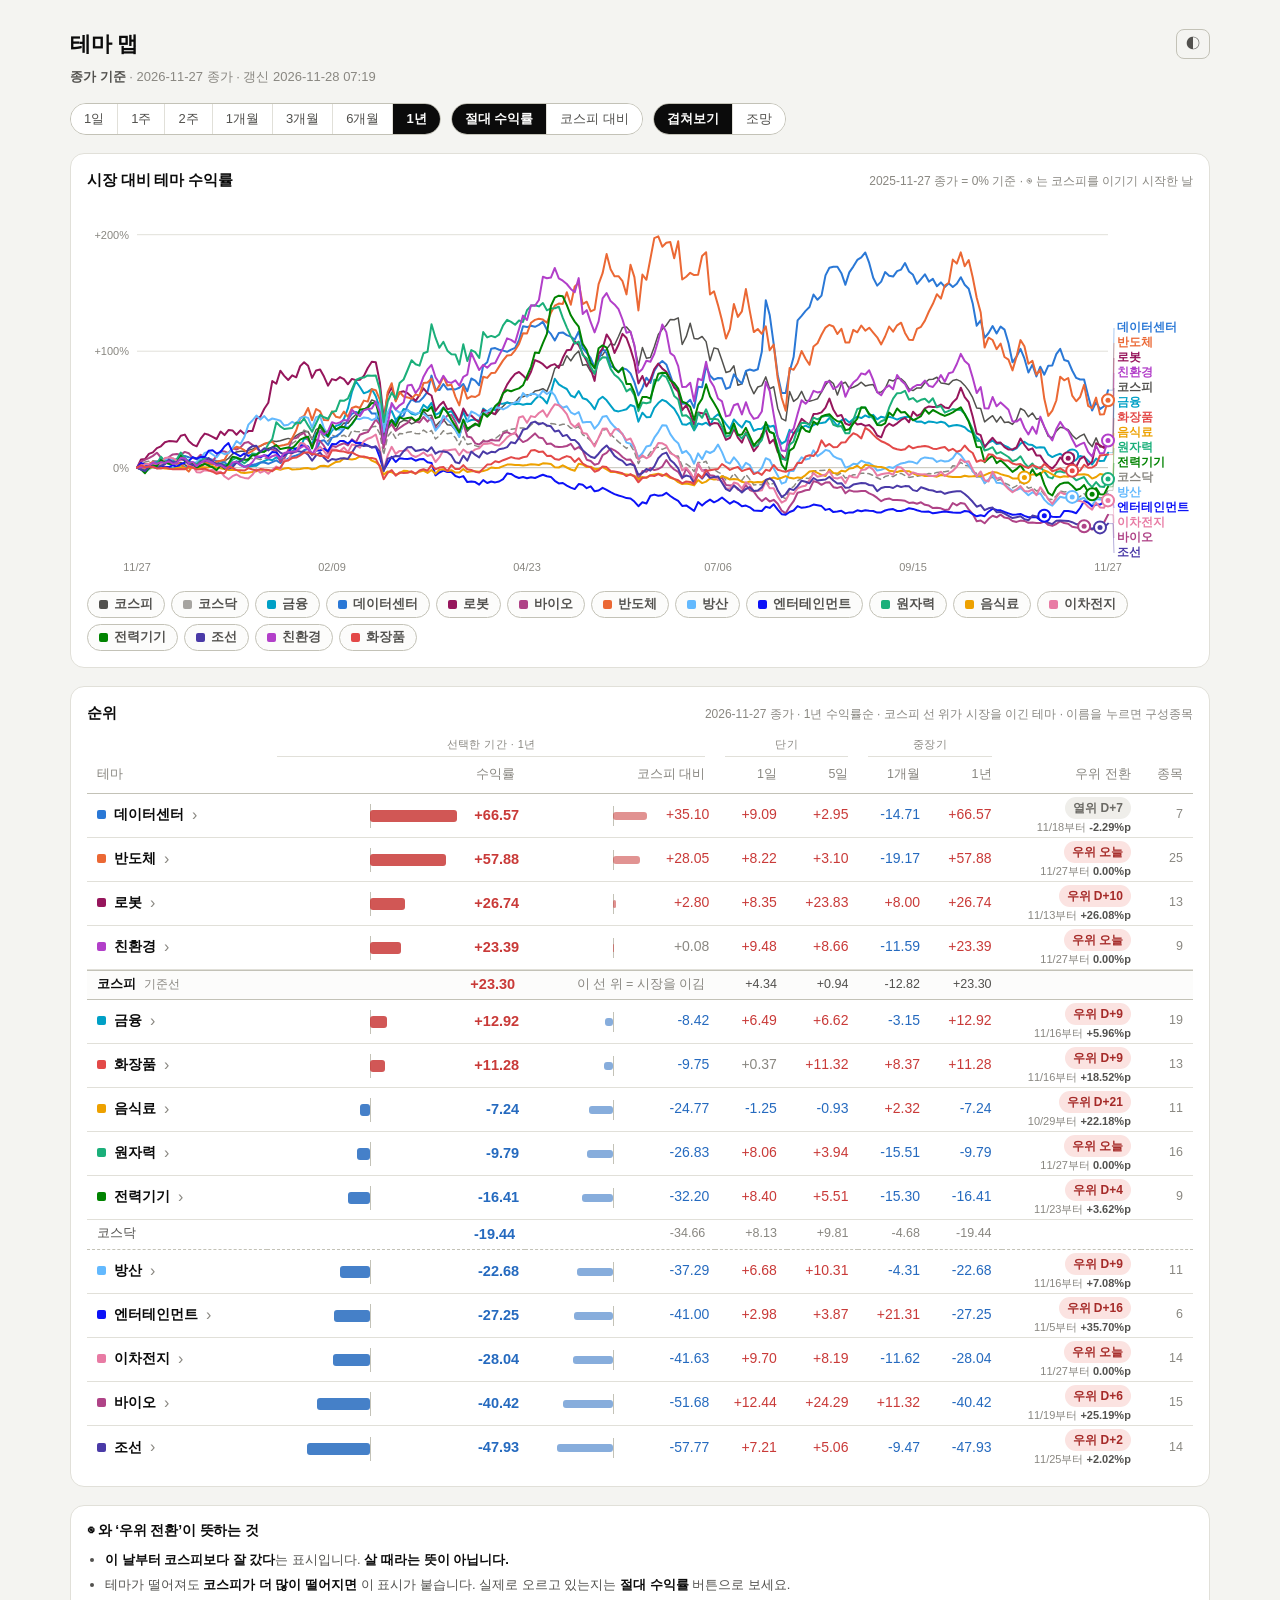
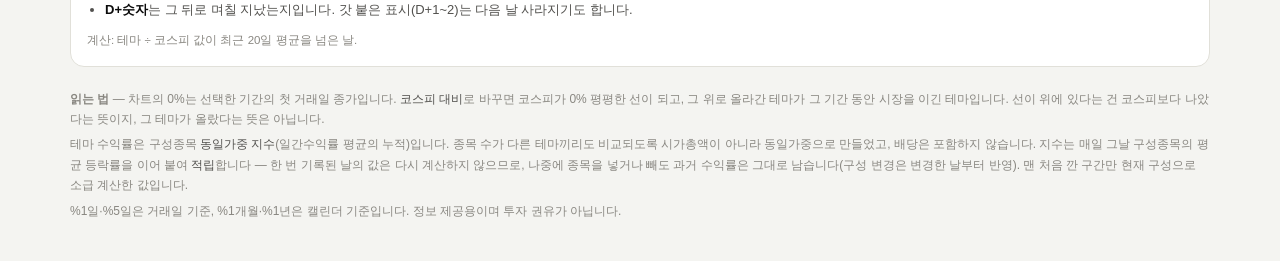
<file: index.html>
<!DOCTYPE html>
<html lang="ko" data-theme="">
<head>
<meta charset="utf-8">
<meta name="viewport" content="width=device-width, initial-scale=1">
<title>테마 맵 — 시장 대비 테마 수익률</title>
<meta name="description" content="코스피·코스닥과 테마 지수를 같은 기준으로 비교한다. 어떤 테마가 시장을 이기고 있는지 한 화면에서 본다.">
<link rel="icon" href="data:image/svg+xml,%3Csvg xmlns='http://www.w3.org/2000/svg' viewBox='0 0 16 16'%3E%3Crect width='16' height='16' rx='3' fill='%23c93a38'/%3E%3Crect x='3' y='9' width='3' height='4' fill='%23fff'/%3E%3Crect x='7' y='6' width='3' height='7' fill='%23fff'/%3E%3Crect x='11' y='3' width='2' height='10' fill='%23fff'/%3E%3C/svg%3E">
<link rel="stylesheet" href="assets/style.css">
<script>
  // 예전 링크(index.html?theme=원자력)는 이제 상세 화면이다.
  (function () {
    var t = new URL(location.href).searchParams.get("theme");
    if (t) location.replace("theme.html?theme=" + encodeURIComponent(t));
  })();
</script>
</head>
<body>
<header class="top">
  <div class="top-row">
    <h1>테마 맵</h1>
    <button id="themeToggle" class="ghost" type="button" aria-label="라이트·다크 전환">◐</button>
  </div>
  <p class="meta">
    <strong>종가 기준</strong> ·
    <span id="asOf">-</span> 종가 ·
    갱신 <span id="updatedAt">-</span>
  </p>

  <div class="controls">
    <div class="segs" id="periods" role="group" aria-label="기간 선택"></div>
    <div class="segs" id="modes" role="group" aria-label="표시 방식"></div>
    <div class="segs" id="views" role="group" aria-label="보기 방식"></div>
  </div>
</header>

<main>
  <section class="card">
    <div class="card-head">
      <h2>시장 대비 테마 수익률</h2>
      <span class="card-note" id="chartNote"></span>
    </div>
    <div id="chart" class="chart-host"></div>
    <div id="grid" class="mini-grid" hidden></div>
    <div id="legend" class="chips" aria-label="계열 표시 전환"></div>
  </section>

  <section class="card" id="rankCard">
    <div class="card-head">
      <h2>순위</h2>
      <span class="card-note" id="rankNote">테마 이름을 누르면 구성종목 화면으로 갑니다</span>
    </div>
    <div class="tablewrap">
      <table id="rank">
        <thead id="rankHead"></thead>
        <tbody id="rankBody"></tbody>
      </table>
    </div>
  </section>

  <section class="card explain">
    <h2>◉ 와 ‘우위 전환’이 뜻하는 것</h2>
    <ul>
      <li><b>이 날부터 코스피보다 잘 갔다</b>는 표시입니다. <b>살 때라는 뜻이 아닙니다.</b></li>
      <li>테마가 떨어져도 <b>코스피가 더 많이 떨어지면</b> 이 표시가 붙습니다.
          실제로 오르고 있는지는 <b>절대 수익률</b> 버튼으로 보세요.</li>
      <li><b>D+숫자</b>는 그 뒤로 며칠 지났는지입니다. 갓 붙은 표시(D+1~2)는 다음 날 사라지기도 합니다.</li>
    </ul>
    <p class="fine">계산: 테마 ÷ 코스피 값이 최근 20일 평균을 넘은 날.</p>
  </section>

  <footer class="notes">
    <p><strong>읽는 법</strong> — 차트의 0%는 선택한 기간의 첫 거래일 종가입니다. <em>코스피 대비</em>로 바꾸면 코스피가 0% 평평한 선이 되고, 그 위로 올라간 테마가 그 기간 동안 시장을 이긴 테마입니다. 선이 위에 있다는 건 코스피보다 나았다는 뜻이지, 그 테마가 올랐다는 뜻은 아닙니다.</p>
    <p>테마 수익률은 구성종목 <em>동일가중 지수</em>(일간수익률 평균의 누적)입니다. 종목 수가 다른 테마끼리도 비교되도록 시가총액이 아니라 동일가중으로 만들었고, 배당은 포함하지 않습니다. 지수는 매일 그날 구성종목의 평균 등락률을 이어 붙여 <em>적립</em>합니다 — 한 번 기록된 날의 값은 다시 계산하지 않으므로, 나중에 종목을 넣거나 빼도 과거 수익률은 그대로 남습니다(구성 변경은 변경한 날부터 반영). 맨 처음 깐 구간만 현재 구성으로 소급 계산한 값입니다.</p>
    <p>%1일·%5일은 거래일 기준, %1개월·%1년은 캘린더 기준입니다. 정보 제공용이며 투자 권유가 아닙니다.</p>
  </footer>
</main>

<script src="assets/chart.js"></script>
<script src="assets/main.js"></script>
</body>
</html>
</file>
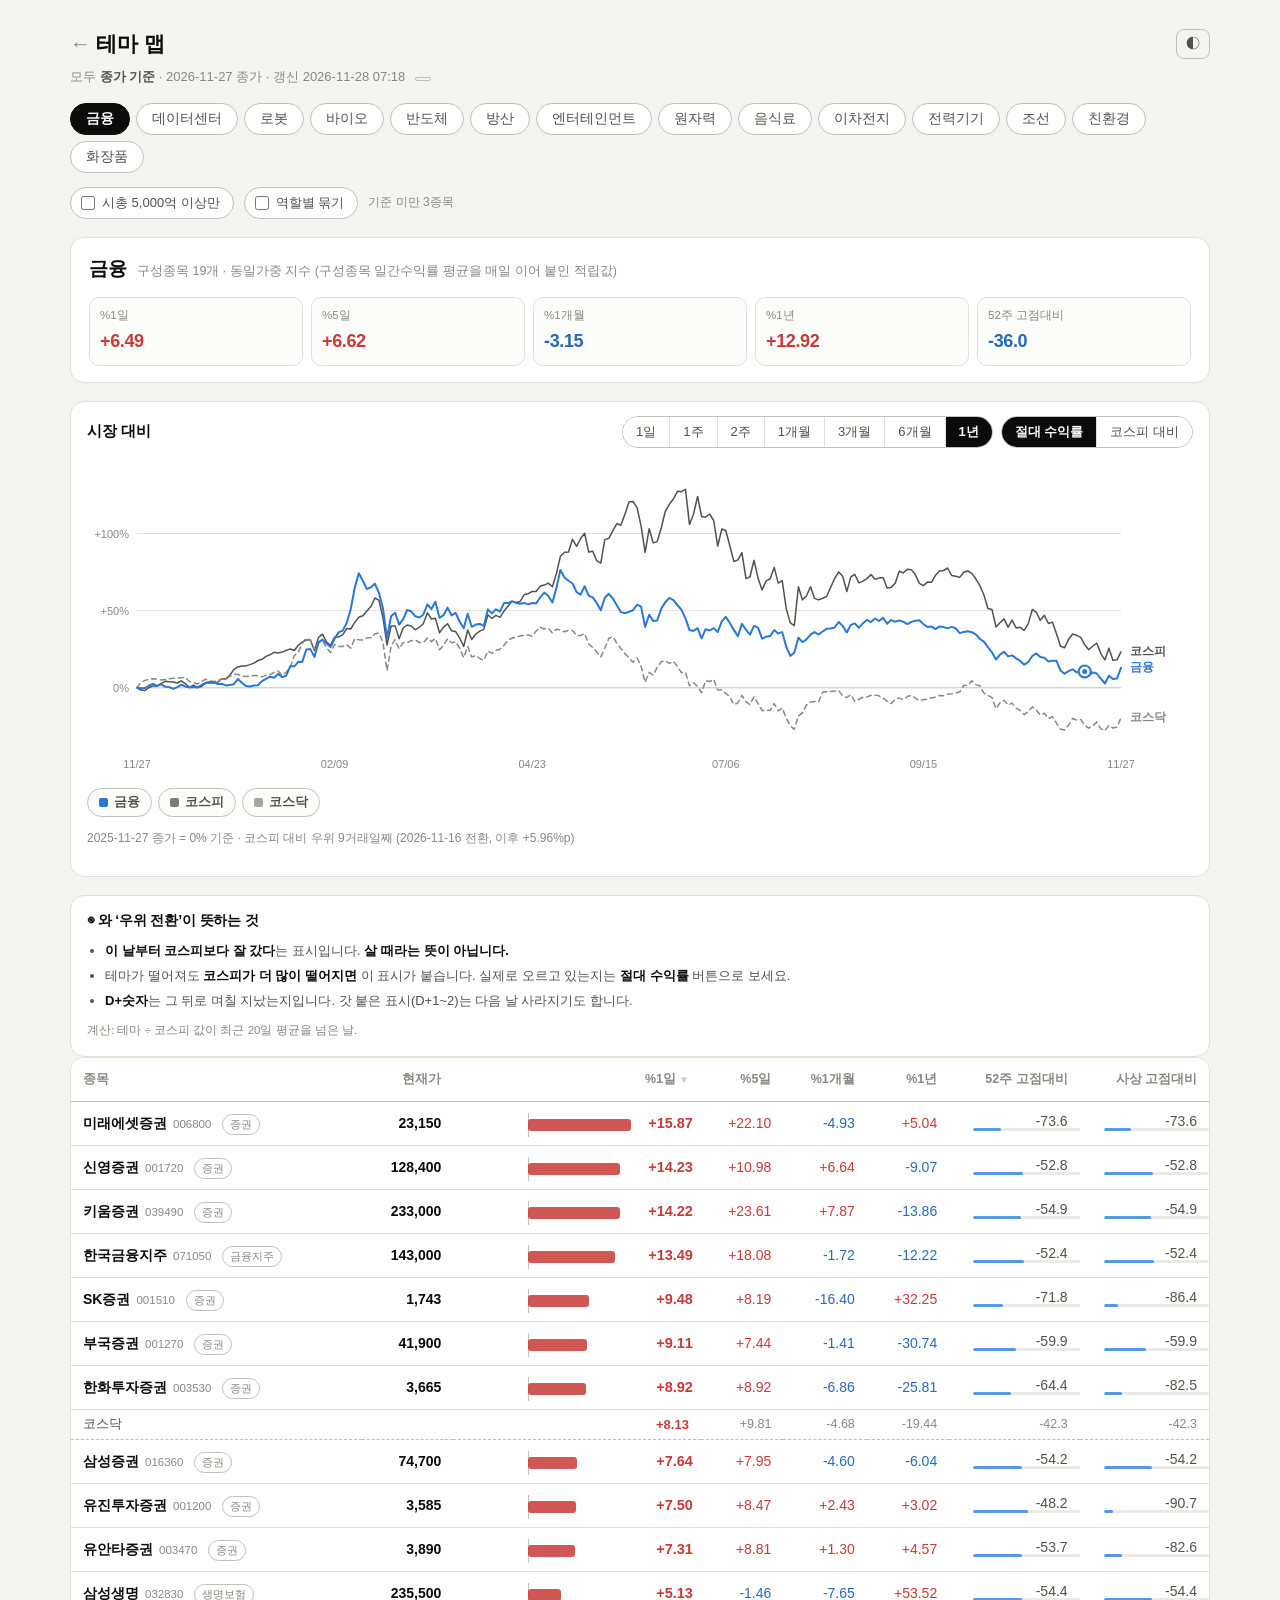
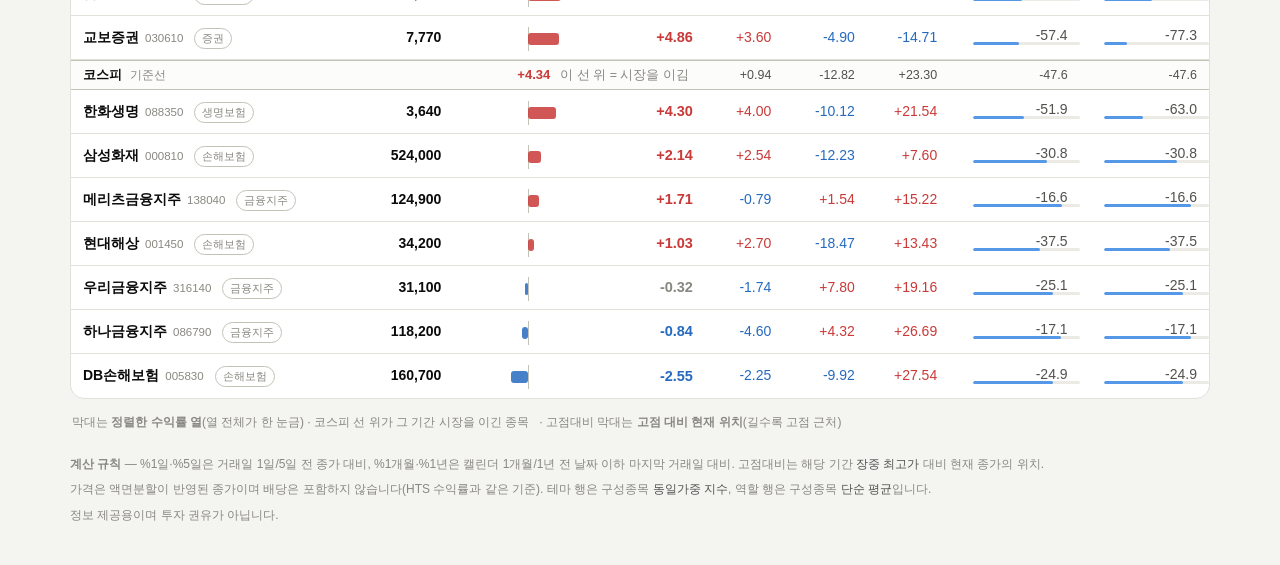
<file: theme.html>
<!DOCTYPE html>
<html lang="ko" data-theme="">
<head>
<meta charset="utf-8">
<meta name="viewport" content="width=device-width, initial-scale=1">
<title>테마 맵 — 테마별 종목 수익률</title>
<meta name="description" content="테마별 구성종목의 종가 기준 수익률과 고점대비 위치를 한 표에서 본다.">
<link rel="icon" href="data:image/svg+xml,%3Csvg xmlns='http://www.w3.org/2000/svg' viewBox='0 0 16 16'%3E%3Crect width='16' height='16' rx='3' fill='%23c93a38'/%3E%3Crect x='3' y='9' width='3' height='4' fill='%23fff'/%3E%3Crect x='7' y='6' width='3' height='7' fill='%23fff'/%3E%3Crect x='11' y='3' width='2' height='10' fill='%23fff'/%3E%3C/svg%3E">
<link rel="stylesheet" href="assets/style.css">
</head>
<body>
<header class="top">
  <div class="top-row">
    <h1><a class="home" href="index.html">테마 맵</a></h1>
    <button id="themeToggle" class="ghost" type="button" aria-label="라이트·다크 전환">◐</button>
  </div>
  <p class="meta">
    모두 <strong>종가 기준</strong> ·
    <span id="asOf">-</span> 종가 ·
    갱신 <span id="updatedAt">-</span>
    <span id="sourceBadge" class="badge" hidden></span>
  </p>
  <nav id="themeTabs" class="tabs" aria-label="테마 선택"></nav>

  <div class="filters">
    <label class="switch">
      <input type="checkbox" id="capOnly">
      <span>시총 5,000억 이상만</span>
    </label>
    <label class="switch">
      <input type="checkbox" id="byRole">
      <span>역할별 묶기</span>
    </label>
    <span class="filter-note" id="capNote"></span>
  </div>
</header>

<main>
  <section id="hero" class="hero" aria-label="테마 전체 수익률"></section>

  <section class="card chart-card">
    <div class="card-head">
      <h2>시장 대비</h2>
      <div class="head-controls">
        <div class="segs" id="periods" role="group" aria-label="기간 선택"></div>
        <div class="segs" id="modes" role="group" aria-label="표시 방식"></div>
      </div>
    </div>
    <div id="chart" class="chart-host"></div>
    <div id="legend2" class="chips"></div>
    <p class="card-note" id="chartNote"></p>
  </section>

  <section class="card explain">
    <h2>◉ 와 ‘우위 전환’이 뜻하는 것</h2>
    <ul>
      <li><b>이 날부터 코스피보다 잘 갔다</b>는 표시입니다. <b>살 때라는 뜻이 아닙니다.</b></li>
      <li>테마가 떨어져도 <b>코스피가 더 많이 떨어지면</b> 이 표시가 붙습니다.
          실제로 오르고 있는지는 <b>절대 수익률</b> 버튼으로 보세요.</li>
      <li><b>D+숫자</b>는 그 뒤로 며칠 지났는지입니다. 갓 붙은 표시(D+1~2)는 다음 날 사라지기도 합니다.</li>
    </ul>
    <p class="fine">계산: 테마 ÷ 코스피 값이 최근 20일 평균을 넘은 날.</p>
  </section>

  <div class="tablewrap">
    <table id="grid">
      <thead>
        <tr id="headRow"></tr>
      </thead>
      <tbody id="body"></tbody>
    </table>
  </div>

  <div class="legend" id="legend"></div>

  <section id="errors" class="errors" hidden></section>

  <footer class="notes">
    <p><strong>계산 규칙</strong> — %1일·%5일은 거래일 1일/5일 전 종가 대비, %1개월·%1년은 캘린더 1개월/1년 전 날짜 이하 마지막 거래일 대비. 고점대비는 해당 기간 <em>장중 최고가</em> 대비 현재 종가의 위치.</p>
    <p>가격은 액면분할이 반영된 종가이며 배당은 포함하지 않습니다(HTS 수익률과 같은 기준). 테마 행은 구성종목 <em>동일가중 지수</em>, 역할 행은 구성종목 <em>단순 평균</em>입니다.</p>
    <p>정보 제공용이며 투자 권유가 아닙니다.</p>
  </footer>
</main>

<div id="tip" class="tip" role="tooltip" hidden></div>
<script src="assets/chart.js"></script>
<script src="assets/app.js"></script>
</body>
</html>
</file>
<file: assets/style.css>
/* 테마 맵 — 라이트/다크 토큰.
   히트맵 색은 0을 중립으로 두는 다이버징: 상승 빨강 / 하락 파랑(국내 관례).
   각 단계의 셀 텍스트 대비는 WCAG로 계산해 확인했다(라이트 1~3단계 검은 글씨 6.6:1↑,
   4단계 흰 글씨 5.0:1↑ / 다크 전 단계 흰 글씨 4.7:1↑). */

:root {
  color-scheme: light;
  --surface: #fcfcfb;
  --plane: #f4f4f1;
  --card: #ffffff;
  --ink: #0b0b0b;
  --ink-2: #52514e;
  --muted: #898781;
  --line: #e1e0d9;
  --rule: #c3c2b7;
  --accent: #256abf;

  --up-1: #fbd9d6;  --up-2: #f7b0ab;  --up-3: #ee7d78;  --up-4: #c93a38;
  --dn-1: #cde2fb;  --dn-2: #9ec5f4;  --dn-3: #5598e7;  --dn-4: #256abf;
  --cell-ink: #0b0b0b;      /* 1~3단계 */
  --cell-ink-strong: #ffffff; /* 4단계 */
  --bar-track: #eceae4;
  --bar-fill: #5598e7;
  --pill-up-bg: #fbe3e1; --pill-up-ink: #a52a28;
  --pill-dn-bg: #efeeea; --pill-dn-ink: #6b6a65;
}

@media (prefers-color-scheme: dark) {
  :root:not([data-theme="light"]) {
    color-scheme: dark;
    --surface: #1a1a19;
    --plane: #0d0d0d;
    --card: #201f1e;
    --ink: #ffffff;
    --ink-2: #c3c2b7;
    --muted: #898781;
    --line: #2c2c2a;
    --rule: #383835;
    --accent: #3987e5;

    --up-1: #3a1e1d;  --up-2: #632a28;  --up-3: #913a37;  --up-4: #c44a47;
    --dn-1: #16283f;  --dn-2: #1a3a63;  --dn-3: #205391;  --dn-4: #2f74c4;
    --cell-ink: #ffffff;
    --cell-ink-strong: #ffffff;
    --bar-track: #2c2c2a;
    --bar-fill: #2f74c4;
    --pill-up-bg: #4a2321; --pill-up-ink: #f3a19e;
    --pill-dn-bg: #2b2b29; --pill-dn-ink: #a8a7a1;
  }
}

:root[data-theme="dark"] {
  color-scheme: dark;
  --surface: #1a1a19;
  --plane: #0d0d0d;
  --card: #201f1e;
  --ink: #ffffff;
  --ink-2: #c3c2b7;
  --muted: #898781;
  --line: #2c2c2a;
  --rule: #383835;
  --accent: #3987e5;

  --up-1: #3a1e1d;  --up-2: #632a28;  --up-3: #913a37;  --up-4: #c44a47;
  --dn-1: #16283f;  --dn-2: #1a3a63;  --dn-3: #205391;  --dn-4: #2f74c4;
  --cell-ink: #ffffff;
  --cell-ink-strong: #ffffff;
  --bar-track: #2c2c2a;
  --bar-fill: #2f74c4;
  --pill-up-bg: #4a2321; --pill-up-ink: #f3a19e;
  --pill-dn-bg: #2b2b29; --pill-dn-ink: #a8a7a1;
}

* { box-sizing: border-box; }

body {
  margin: 0;
  background: var(--plane);
  color: var(--ink);
  font: 15px/1.55 -apple-system, BlinkMacSystemFont, "Segoe UI", "Malgun Gothic",
        "Apple SD Gothic Neo", "Noto Sans KR", sans-serif;
  -webkit-font-smoothing: antialiased;
}

main, .top { max-width: 1180px; margin: 0 auto; padding: 0 20px; }
.top { padding-top: 28px; }

.top-row { display: flex; align-items: center; justify-content: space-between; gap: 12px; }
h1 { font-size: 21px; font-weight: 700; margin: 0; letter-spacing: -0.01em; }

.ghost {
  background: none; border: 1px solid var(--rule); color: var(--ink-2);
  border-radius: 8px; width: 34px; height: 30px; cursor: pointer; font-size: 14px;
}
.ghost:hover { border-color: var(--accent); color: var(--accent); }

.meta { color: var(--muted); font-size: 13px; margin: 6px 0 0; }
.meta strong { color: var(--ink-2); font-weight: 600; }
.badge {
  display: inline-block; margin-left: 6px; padding: 1px 7px; border-radius: 999px;
  border: 1px solid var(--rule); font-size: 11px; color: var(--muted);
}

/* 테마 탭 */
.tabs { display: flex; flex-wrap: wrap; gap: 6px; margin: 16px 0 0; }
.tab {
  border: 1px solid var(--rule); background: var(--card); color: var(--ink-2);
  border-radius: 999px; padding: 6px 15px; font-size: 14px; cursor: pointer;
  font-weight: 500;
}
.tab:hover { border-color: var(--accent); color: var(--accent); }
.tab[aria-current="true"] {
  background: var(--ink); color: var(--surface); border-color: var(--ink); font-weight: 600;
}

/* 대테마 요약 — 맨 앞 */
.hero {
  margin: 18px 0 14px; padding: 16px 18px; background: var(--card);
  border: 1px solid var(--line); border-radius: 14px;
}
.hero-head { display: flex; align-items: baseline; gap: 10px; flex-wrap: wrap; }
.hero-name { font-size: 19px; font-weight: 700; }
.hero-sub { font-size: 12.5px; color: var(--muted); }
.hero-stats {
  display: grid; grid-template-columns: repeat(auto-fit, minmax(96px, 1fr));
  gap: 8px; margin-top: 14px;
}
.stat {
  border: 1px solid var(--line); border-radius: 10px; padding: 9px 10px; background: var(--surface);
}
.stat-k { font-size: 11.5px; color: var(--muted); }
.stat-v { font-size: 18px; font-weight: 700; margin-top: 3px; letter-spacing: -0.02em; }
.stat-v.up { color: #c93a38; }
.stat-v.dn { color: #256abf; }
:root[data-theme="dark"] .stat-v.up, :root:not([data-theme="light"]) .stat-v.up { color: #e66767; }
:root[data-theme="dark"] .stat-v.dn, :root:not([data-theme="light"]) .stat-v.dn { color: #6da7ec; }
@media (prefers-color-scheme: light) {
  :root:not([data-theme="dark"]) .stat-v.up { color: #c93a38; }
  :root:not([data-theme="dark"]) .stat-v.dn { color: #256abf; }
}

/* 표 */
.tablewrap {
  overflow-x: auto; background: var(--card);
  border: 1px solid var(--line); border-radius: 14px;
}
table { border-collapse: separate; border-spacing: 0; width: 100%; min-width: 860px; }

th, td { padding: 0; }
thead th {
  position: sticky; top: 0; z-index: 2; background: var(--card);
  font-size: 12.5px; font-weight: 600; color: var(--muted);
  padding: 12px 12px; text-align: right; white-space: nowrap;
  border-bottom: 1px solid var(--rule); cursor: pointer; user-select: none;
}
thead th:first-child { text-align: left; }
thead th:hover { color: var(--accent); }
thead th .arrow { opacity: 0.45; font-size: 10px; margin-left: 3px; }

tbody tr.group td {
  background: var(--surface); border-top: 1px solid var(--line);
  border-bottom: 1px solid var(--line);
  font-size: 12.5px; font-weight: 600; color: var(--ink-2);
  padding: 8px 12px; text-align: right; white-space: nowrap;
}
tbody tr.group td:first-child { text-align: left; letter-spacing: -0.01em; }
tbody tr.group .gcount { color: var(--muted); font-weight: 400; margin-left: 6px; }

tbody td { border-bottom: 1px solid var(--line); font-size: 14px; }
tbody tr:last-child td { border-bottom: none; }
tbody tr.stock:hover td.name { background: var(--surface); }

td.name { padding: 9px 12px; white-space: nowrap; }
td.name .nm { font-weight: 600; }
td.name .cd { color: var(--muted); font-size: 11.5px; margin-left: 6px; font-variant-numeric: tabular-nums; }
td.name .role-chip {
  display: inline-block; margin-left: 7px; padding: 1px 7px; border-radius: 999px;
  border: 1px solid var(--rule); font-size: 11px; color: var(--muted);
}
td.name .flag { margin-left: 6px; color: var(--muted); font-size: 11.5px; }

td.num {
  text-align: right; padding: 9px 12px; font-variant-numeric: tabular-nums;
  white-space: nowrap;
}
td.price { font-weight: 600; }

/* 상세 표 — 메인 순위표와 같은 문법. 색 면적은 기준 열 막대 하나, 나머지는 글자색. */
#grid tbody td { height: 44px; padding: 0 12px; }
#grid tbody tr.group td { height: 30px; }
#grid .v { font-weight: 500; }
#grid .v.up { color: var(--up-4); }
#grid .v.dn { color: var(--dn-4); }
#grid .v.flat { color: var(--muted); font-weight: 400; }
#grid tr.group .v { font-weight: 600; }
#grid td.primary .v { font-weight: 700; font-size: 14.5px; }
#grid td.barcell { padding-right: 8px; white-space: nowrap; }
#grid td.barcell .lbl { display: inline-block; min-width: 56px; text-align: right; margin-left: 6px; }
#grid .bar { position: relative; display: inline-block; width: 120px; height: 18px; vertical-align: middle; }
#grid .bar .zero { position: absolute; top: -3px; bottom: -3px; width: 1px; background: var(--rule); }
#grid .bar .fill { position: absolute; top: 3px; height: 12px; border-radius: 3px; }
#grid .bar .fill.up { background: var(--up-4); opacity: 0.85; }
#grid .bar .fill.dn { background: var(--dn-4); opacity: 0.85; }
#grid tbody tr.base td {
  height: 30px; background: var(--surface); color: var(--ink-2); font-size: 12.5px;
  border-top: 1px solid var(--rule); border-bottom: 1px solid var(--rule);
}
#grid tbody tr.base td.name { font-weight: 600; color: var(--ink); }
#grid tbody tr.base td.name .tag { margin-left: 8px; font-weight: 400; color: var(--muted); font-size: 11.5px; }
#grid tbody tr.base td.primary .v { font-size: 13px; }
#grid tbody tr.base .base-hint { color: var(--muted); font-weight: 400; margin-left: 10px; }
#grid tbody tr.base.kq td { background: transparent; border-top: 0; border-bottom: 1px dashed var(--rule); color: var(--muted); }
#grid tbody tr.base.kq td.name { color: var(--ink-2); font-weight: 500; }
#grid td.drop .bar { width: auto; height: 3px; display: block; }

/* 고점대비 — 색으로 덮지 않고 깊이 막대로 */
td.drop { position: relative; color: var(--ink-2); }
td.drop .bar {
  position: absolute; left: 12px; right: 12px; bottom: 5px; height: 3px;
  background: var(--bar-track); border-radius: 2px; overflow: hidden;
}
td.drop .bar i { display: block; height: 100%; background: var(--bar-fill); border-radius: 2px; }
td.drop .v { position: relative; }

.legend {
  display: flex; align-items: center; gap: 10px; flex-wrap: wrap;
  margin: 14px 2px 0; font-size: 12px; color: var(--muted);
}

.errors {
  margin-top: 14px; padding: 11px 14px; border-radius: 10px;
  border: 1px solid var(--rule); background: var(--card);
  font-size: 12.5px; color: var(--ink-2);
}

.notes { margin: 22px 0 40px; color: var(--muted); font-size: 12px; line-height: 1.7; }
.notes p { margin: 0 0 5px; }
.notes em { font-style: normal; color: var(--ink-2); }

.tip {
  position: fixed; z-index: 30; pointer-events: none;
  background: var(--card); color: var(--ink); border: 1px solid var(--rule);
  border-radius: 9px; padding: 8px 11px; font-size: 12.5px; line-height: 1.55;
  box-shadow: 0 6px 22px rgba(0,0,0,0.16); max-width: 260px;
}
.tip b { font-weight: 600; }
.tip .t-sub { color: var(--muted); }

@media (max-width: 640px) {
  main, .top { padding: 0 12px; }
  .top { padding-top: 18px; }
  .hero-stats { grid-template-columns: repeat(3, 1fr); }
}

/* 시총 필터 */
.filters { display: flex; align-items: center; gap: 10px; flex-wrap: wrap; margin: 14px 0 0; }
.switch {
  display: inline-flex; align-items: center; gap: 7px; cursor: pointer;
  border: 1px solid var(--rule); background: var(--card); color: var(--ink-2);
  border-radius: 999px; padding: 5px 13px 5px 10px; font-size: 13px; user-select: none;
}
.switch:hover { border-color: var(--accent); color: var(--accent); }
.switch input { accent-color: var(--accent); width: 14px; height: 14px; margin: 0; cursor: pointer; }
.switch:has(input:checked) { background: var(--ink); color: var(--surface); border-color: var(--ink); }
.filter-note { font-size: 12px; color: var(--muted); }

/* ── 시장 비교 차트 ─────────────────────────────────────
   계열 색은 dataviz 검증 팔레트(라이트·다크 모두 6개 검사 통과).
   테마 순서로 고정 배정하며 순위에 따라 바뀌지 않는다.
   11색부터는 색상환이 꽉 차서 OKLCH 공간에서 기존 색과 가장 먼 색을 스캔해 골랐다 —
   s13은 라이트가 연보라, 다크가 민트로 색상이 다르다. 다크에선 분홍·보라·와인이 몰려 있어
   연보라를 넣으면 분홍과 ΔE 7.5로 구분이 안 되고, 민트는 10.6이 나온다.
   s14(2026-09-10, 엔터테인먼트)도 모드별로 다르다 — 라이트 군청 #0c12f7(minΔE 8.7), 다크 자홍 #c34189(9.5).
   14색 전체쌍 최악 쌍은 13색 때와 동일(#e34948↔#eb6834 7.1) — 새 충돌 0, 인접쌍 전부 통과.
   사용자 결정: 같은 색 자리 테마를 자동으로 끄는 것보다 색이 하나 더 있는 게 낫다.
   시장(코스피·코스닥)은 색을 쓰지 않는다 — 비교 대상이 아니라 기준선이라서,
   무채색 + 점선으로 두고 색은 테마에만 준다. */
:root {
  --s1: #2a78d6; --s2: #eb6834; --s3: #1baf7a; --s4: #eda100;
  --s5: #e87ba4; --s6: #008300; --s7: #4a3aa7; --s8: #e34948;
  --s9: #00a0c6; --s10: #b23fc9; --s11: #96165c; --s12: #63b9fe; --s13: #af4387; --s14: #0c12f7;
  --mkt-1: #52514e; --mkt-2: #898781;
}
@media (prefers-color-scheme: dark) {
  :root:not([data-theme="light"]) {
    --s1: #3987e5; --s2: #d95926; --s3: #199e70; --s4: #c98500;
    --s5: #d55181; --s6: #008300; --s7: #9085e9; --s8: #e66767;
    --s9: #00a0c6; --s10: #b23fc9; --s11: #a70872; --s12: #52c1fb; --s13: #48cfa7; --s14: #c34189;
    --mkt-1: #c3c2b7; --mkt-2: #898781;
  }
}
:root[data-theme="dark"] {
  --s1: #3987e5; --s2: #d95926; --s3: #199e70; --s4: #c98500;
  --s5: #d55181; --s6: #008300; --s7: #9085e9; --s8: #e66767;
  --s9: #00a0c6; --s10: #b23fc9; --s11: #a70872; --s12: #52c1fb; --s13: #48cfa7; --s14: #c34189;
  --mkt-1: #c3c2b7; --mkt-2: #898781;
}

.card {
  margin: 18px 0 0; padding: 14px 16px 16px; background: var(--card);
  border: 1px solid var(--line); border-radius: 14px;
}
.card-head {
  display: flex; align-items: baseline; justify-content: space-between;
  gap: 10px; flex-wrap: wrap; margin-bottom: 8px;
}
.card-head h2 { font-size: 15px; font-weight: 700; margin: 0; letter-spacing: -0.01em; }
.card-note { font-size: 12px; color: var(--muted); }
.card .tablewrap { border: none; border-radius: 0; background: none; }

/* 기간·표시 방식 버튼 */
.controls { display: flex; gap: 10px; flex-wrap: wrap; margin: 16px 0 0; }
.segs { display: inline-flex; border: 1px solid var(--rule); border-radius: 999px; overflow: hidden; }
.seg {
  border: none; background: var(--card); color: var(--ink-2);
  padding: 6px 13px; font-size: 13px; cursor: pointer; font-weight: 500;
  border-right: 1px solid var(--line);
}
.seg:last-child { border-right: none; }
.seg:hover { color: var(--accent); }
.seg.on { background: var(--ink); color: var(--surface); font-weight: 600; }

/* 계열 칩 — 눌러서 켜고 끈다(시장 두 줄은 항상 켜져 있다) */
.chips { display: flex; flex-wrap: wrap; gap: 6px; margin-top: 12px; }
.chip {
  display: inline-flex; align-items: center; gap: 6px;
  border: 1px solid var(--line); background: var(--surface); color: var(--muted);
  border-radius: 999px; padding: 4px 11px; font-size: 12.5px; cursor: pointer;
}
.chip i { width: 9px; height: 9px; border-radius: 2px; display: block; }
.chip.on { color: var(--ink-2); border-color: var(--rule); font-weight: 600; }
.chip.fixed { cursor: default; }
.chip:not(.fixed):hover { border-color: var(--accent); color: var(--accent); }

.chart-host { position: relative; }
.chart-host svg.chart { display: block; max-width: 100%; overflow: visible; }
.chart-empty { color: var(--muted); font-size: 13px; padding: 30px 4px; text-align: center; }

.grid { stroke: var(--line); stroke-width: 1; }
.grid.zero { stroke: var(--rule); }
.baseline { stroke: var(--rule); stroke-width: 1.5; stroke-dasharray: 4 3; }
.ytick { fill: var(--muted); font-size: 11px; text-anchor: end; }
.xtick { fill: var(--muted); font-size: 11px; text-anchor: middle; }
.line { fill: none; stroke-width: 2; stroke-linejoin: round; stroke-linecap: round; }
.line.mkt { stroke-width: 1.5; }
.endlabel { font-size: 11.5px; font-weight: 600; dominant-baseline: middle; }
.endlabel.base { fill: var(--muted); font-weight: 500; }
/* 겹쳐서 밀려난 이름표를 제 선에 이어 주는 유도선 — 눈에 띄면 안 되니 아주 얇고 흐리게 */
.lead { fill: none; stroke-width: 1; opacity: 0.4; }

/* 하루 등락 막대(기간 1일) — 이름은 잉크색, 색은 막대가 진다. 값은 막대 끝 바깥. */
.barhit { fill: transparent; cursor: default; }
.barname { fill: var(--ink-2); font-size: 12.5px; font-weight: 600; text-anchor: end; dominant-baseline: middle; }
.bar { transition: opacity .12s ease; }
.barv { fill: var(--ink); font-size: 11.5px; font-weight: 600; font-variant-numeric: tabular-nums; dominant-baseline: middle; }
.barv.up { fill: var(--up-4); }
.barv.dn { fill: var(--dn-4); }
.refline { stroke-width: 1.5; }
.reflabel { font-size: 11px; font-weight: 600; text-anchor: middle; }
.reflabel.base { fill: var(--muted); font-weight: 500; }
.chart-host.on-focus .bar { opacity: 0.22; }
.chart-host.on-focus .bar.on { opacity: 1; }
.chart-host.on-focus .barname, .chart-host.on-focus .barv { opacity: 0.3; }
.chart-host.on-focus .barname.on, .chart-host.on-focus .barv.on { opacity: 1; }
.chart-host.on-focus .refline, .chart-host.on-focus .reflabel { opacity: 0.35; }
.chart-host.on-focus .refline.on, .chart-host.on-focus .reflabel.on { opacity: 1; }

/* 조망 격자 — 테마마다 제 칸. 한 칸에 선이 둘뿐이라 겹칠 게 없다. */
.mini-grid { display: grid; gap: 9px; grid-template-columns: repeat(4, 1fr); }
@media (max-width: 1000px) { .mini-grid { grid-template-columns: repeat(2, 1fr); } }
@media (max-width: 560px)  { .mini-grid { grid-template-columns: 1fr; } }
.mini-grid[hidden] { display: none; }

.mini-cell {
  display: block; padding: 8px 9px 5px; text-decoration: none; color: inherit;
  background: var(--card); border: 1px solid var(--rule); border-radius: 10px;
  transition: border-color .12s ease;
}
.mini-cell:hover { border-color: var(--muted); }
.mini-head { display: flex; align-items: center; gap: 6px; }
.mini-head i { width: 8px; height: 8px; border-radius: 2px; flex: none; }
.mini-name { font-weight: 700; font-size: 13px; }
.mini-v { margin-left: auto; font-size: 13px; font-weight: 700; font-variant-numeric: tabular-nums; }
.mini-v.up { color: var(--up-4); }
.mini-v.dn { color: var(--dn-4); }
.mini-sub { display: block; font-size: 11px; color: var(--muted); margin: 1px 0 2px; }
.mini-sub .win { color: var(--up-4); font-weight: 600; }
.mini-sub .lose { color: var(--dn-4); font-weight: 600; }
.mini-plot { display: block; }
.mini-plot svg { display: block; }
.mini-zero { stroke: var(--rule); stroke-width: 1; stroke-dasharray: 3 3; }
.mini-ref { fill: none; stroke: var(--mkt-1); stroke-width: 1; opacity: 0.5; }
.mini-line { fill: none; stroke-width: 1.75; stroke-linejoin: round; stroke-linecap: round; }
.mini-area { stroke: none; opacity: 0.14; }

/* 강조 — 가리키는 선 하나만 남기고 나머지는 뒤로 물린다.
   선을 지우지 않는 게 핵심이다. 비교 대상이 사라지면 "이겼나"를 볼 수 없다. */
.chart-host .line, .chart-host .endlabel, .chart-host .lead,
.chart-host .mark, .chart-host .tip-row { transition: opacity .12s ease, stroke-width .12s ease; }
.chart-host.on-focus .line { opacity: 0.22; }
.chart-host.on-focus .line.on { opacity: 1; stroke-width: 2.75; }
.chart-host.on-focus .line.mkt.on { stroke-width: 2.25; }
.chart-host.on-focus .line.ma { opacity: 0.08; }
.chart-host.on-focus .line.ma.on { opacity: 0.7; }
.chart-host.on-focus .endlabel { opacity: 0.24; }
.chart-host.on-focus .endlabel.on { opacity: 1; font-weight: 700; }

/* 1일 가로 막대 */
.chart-host svg.bars .hbar .fill { opacity: 0.85; }
.chart-host svg.bars .hval { font-size: 11.5px; font-weight: 600; fill: var(--ink-2); dominant-baseline: middle; font-variant-numeric: tabular-nums; paint-order: stroke; stroke: var(--card); stroke-width: 3px; stroke-linejoin: round; }
.chart-host svg.bars .hbar { cursor: default; }
.chart-host svg.bars .hbar, .chart-host svg.bars .ref { transition: opacity .12s ease; }
.chart-host.on-focus svg.bars .hbar { opacity: 0.25; }
.chart-host.on-focus svg.bars .hbar.on { opacity: 1; }
.chart-host.on-focus svg.bars .hbar.on .fill { opacity: 1; }
.chart-host.on-focus svg.bars .ref { opacity: 0.35; }
.chart-host.on-focus svg.bars .ref.on { opacity: 1; }
.chart-host.on-focus .lead { opacity: 0.08; }
.chart-host.on-focus .lead.on { opacity: 0.5; }
.chart-host.on-focus .mark { opacity: 0.16; }
.chart-host.on-focus .mark.on { opacity: 1; }
.chart-host.on-focus .tip-row { opacity: 0.4; }
.chart-host.on-focus .tip-row.on { opacity: 1; font-weight: 600; }
.chart-host .hit { cursor: crosshair; }
@media (prefers-reduced-motion: reduce) {
  .chart-host .line, .chart-host .endlabel, .chart-host .lead,
  .chart-host .mark, .chart-host .tip-row { transition: none; }
}
.crossline { stroke: var(--rule); stroke-width: 1; }
.cross[hidden] { display: none; }
.hit { fill: transparent; }

.chart-tip {
  position: absolute; z-index: 20; pointer-events: none;
  background: var(--card); color: var(--ink); border: 1px solid var(--rule);
  border-radius: 9px; padding: 8px 10px; font-size: 12.5px; line-height: 1.5;
  box-shadow: 0 6px 22px rgba(0,0,0,0.16); min-width: 150px;
}
.chart-tip .tip-date { color: var(--muted); font-size: 11.5px; margin-bottom: 4px; }
.chart-tip .tip-row { display: flex; align-items: center; gap: 7px; }
.chart-tip .tip-row i { width: 8px; height: 8px; border-radius: 2px; display: block; }
.chart-tip .tip-name { flex: 1; }
.chart-tip .tip-v { font-variant-numeric: tabular-nums; font-weight: 600; }
.chart-tip .tip-v.up { color: var(--up-4); }
.chart-tip .tip-v.dn { color: var(--dn-4); }

/* 메인 순위표 — 색 면적은 '선택한 기간 수익률' 막대 하나. 나머지 숫자는 글자색만.
   코스피·코스닥은 행이 아니라 기준선(구분선)이다. */
#rank { min-width: 900px; }
#rank th:first-child, #rank td.name { width: 180px; }
#rank thead th { cursor: default; background: var(--card); font-weight: 500; padding: 8px 10px; }
#rank thead th:hover { color: var(--muted); }
#rank thead tr.grp th {
  text-align: center; border-bottom: 0; padding: 4px 10px 0; font-size: 11px; letter-spacing: 0.04em;
}
#rank thead tr.grp th span { display: inline-block; width: 100%; border-bottom: 1px solid var(--line); padding-bottom: 3px; }
#rank tbody td { height: 44px; padding: 0 10px; }
#rank tbody tr.theme { cursor: pointer; }
#rank tbody tr.theme:hover td { background: var(--surface); }
#rank tbody tr.theme:hover td.name a { color: var(--accent); }
#rank td.name a.go-link {
  color: inherit; text-decoration: none; font-weight: 650;
  display: inline-flex; align-items: center; gap: 8px; padding: 12px 0; margin: -12px 0;
}
#rank td.name a.go-link::after { content: "›"; color: var(--muted); font-weight: 400; font-size: 16px; line-height: 1; }
#rank td.name a.go-link:focus-visible { outline: 2px solid var(--accent); outline-offset: 2px; border-radius: 4px; }
#rank td.name .dot { display: inline-block; width: 9px; height: 9px; border-radius: 2px; }
#rank td.sub { color: var(--muted); font-size: 12.5px; }

#rank .v { font-weight: 500; }
#rank .v.up { color: var(--up-4); }
#rank .v.dn { color: var(--dn-4); }
#rank .v.flat { color: var(--muted); font-weight: 400; }
#rank td.primary .v { font-weight: 700; font-size: 14.5px; }

/* 다이버징 막대 — 열 전체가 한 눈금 */
#rank td.barcell { padding-right: 6px; }
#rank td.barcell .lbl { display: inline-block; min-width: 56px; text-align: right; margin-left: 6px; }
#rank .bar { position: relative; display: inline-block; width: 150px; height: 18px; vertical-align: middle; }
#rank .bar .zero { position: absolute; top: -3px; bottom: -3px; width: 1px; background: var(--rule); }
#rank .bar .fill { position: absolute; top: 3px; height: 12px; border-radius: 3px; }
#rank .bar .fill.up { background: var(--up-4); opacity: 0.85; }
#rank .bar .fill.dn { background: var(--dn-4); opacity: 0.85; }
#rank .bar.small { width: 90px; height: 14px; }
#rank .bar.small .fill { top: 3px; height: 8px; opacity: 0.55; }

/* 코스피·코스닥 기준선 행 */
#rank tbody tr.base td {
  height: 30px; background: var(--surface); color: var(--ink-2); font-size: 12.5px;
  border-top: 1px solid var(--rule); border-bottom: 1px solid var(--rule);
}
#rank tbody tr.base td.name { font-weight: 600; color: var(--ink); }
#rank tbody tr.base td.name .tag { margin-left: 8px; font-weight: 400; color: var(--muted); font-size: 11.5px; }
#rank tbody tr.base .base-hint { color: var(--muted); font-weight: 400; }
#rank tbody tr.base.kq td { background: transparent; border-top: 0; border-bottom: 1px dashed var(--rule); color: var(--muted); }
#rank tbody tr.base.kq td.name { color: var(--ink-2); font-weight: 500; }

/* '우위 전환' — 알약 + "언제부터 · 그 뒤로 얼마". 우위만 색, 열위는 회색(하락과 헷갈리지 않게) */
#rank td.rs { text-align: right; line-height: 1.2; }
#rank .pill { display: inline-block; padding: 2px 8px; border-radius: 999px; font-size: 12px; font-weight: 700; line-height: 1.5; }
#rank .pill.up { background: var(--pill-up-bg); color: var(--pill-up-ink); }
#rank .pill.dn { background: var(--pill-dn-bg); color: var(--pill-dn-ink); }
#rank .rs-sub { display: block; color: var(--muted); font-size: 11px; margin-top: 2px; }
#rank .rs-sub b { font-weight: 600; color: var(--ink-2); }

/* 상세 화면 — 제목이 메인으로 가는 링크 */
h1 .home { color: inherit; text-decoration: none; }
h1 .home:hover { color: var(--accent); }
h1 .home::before { content: "← "; color: var(--muted); font-weight: 400; }
.head-controls { display: flex; gap: 8px; flex-wrap: wrap; }

/* 시장(코스피·코스닥) 행은 히트맵 색을 입히지 않는다 — 경쟁자가 아니라 기준선이라서,
   테마들끼리의 강약이 무채색 기준행을 사이에 두고 읽히게 둔다. */

/* 상대강도 20일선과 전환 마커 */
.line.ma { stroke-width: 1.25; stroke-dasharray: 3 3; opacity: 0.7; }
.mark circle { fill: var(--card); stroke-width: 2; }
.mark .dot { stroke: none; }

/* '우위 전환'이 무엇이고 무엇이 아닌지 — 마커만 찍어 두면 매수 신호로 읽힌다.
   화면에서 판단의 근거와 한계를 같이 말해야 한다. */
.card.explain h2 { font-size: 14px; font-weight: 700; margin: 0 0 8px; letter-spacing: -0.01em; }
.card.explain p { margin: 0 0 7px; font-size: 12.5px; line-height: 1.65; color: var(--ink-2); }
.card.explain p:last-child { margin-bottom: 0; }
.card.explain b { color: var(--ink); font-weight: 600; }
.card.explain em { font-style: normal; color: var(--ink); }
.card.explain ul { margin: 0; padding-left: 18px; }
.card.explain li { font-size: 13px; line-height: 1.7; color: var(--ink-2); margin-bottom: 3px; }
.card.explain .fine { margin: 9px 0 0; font-size: 11.5px; color: var(--muted); }
</file>
